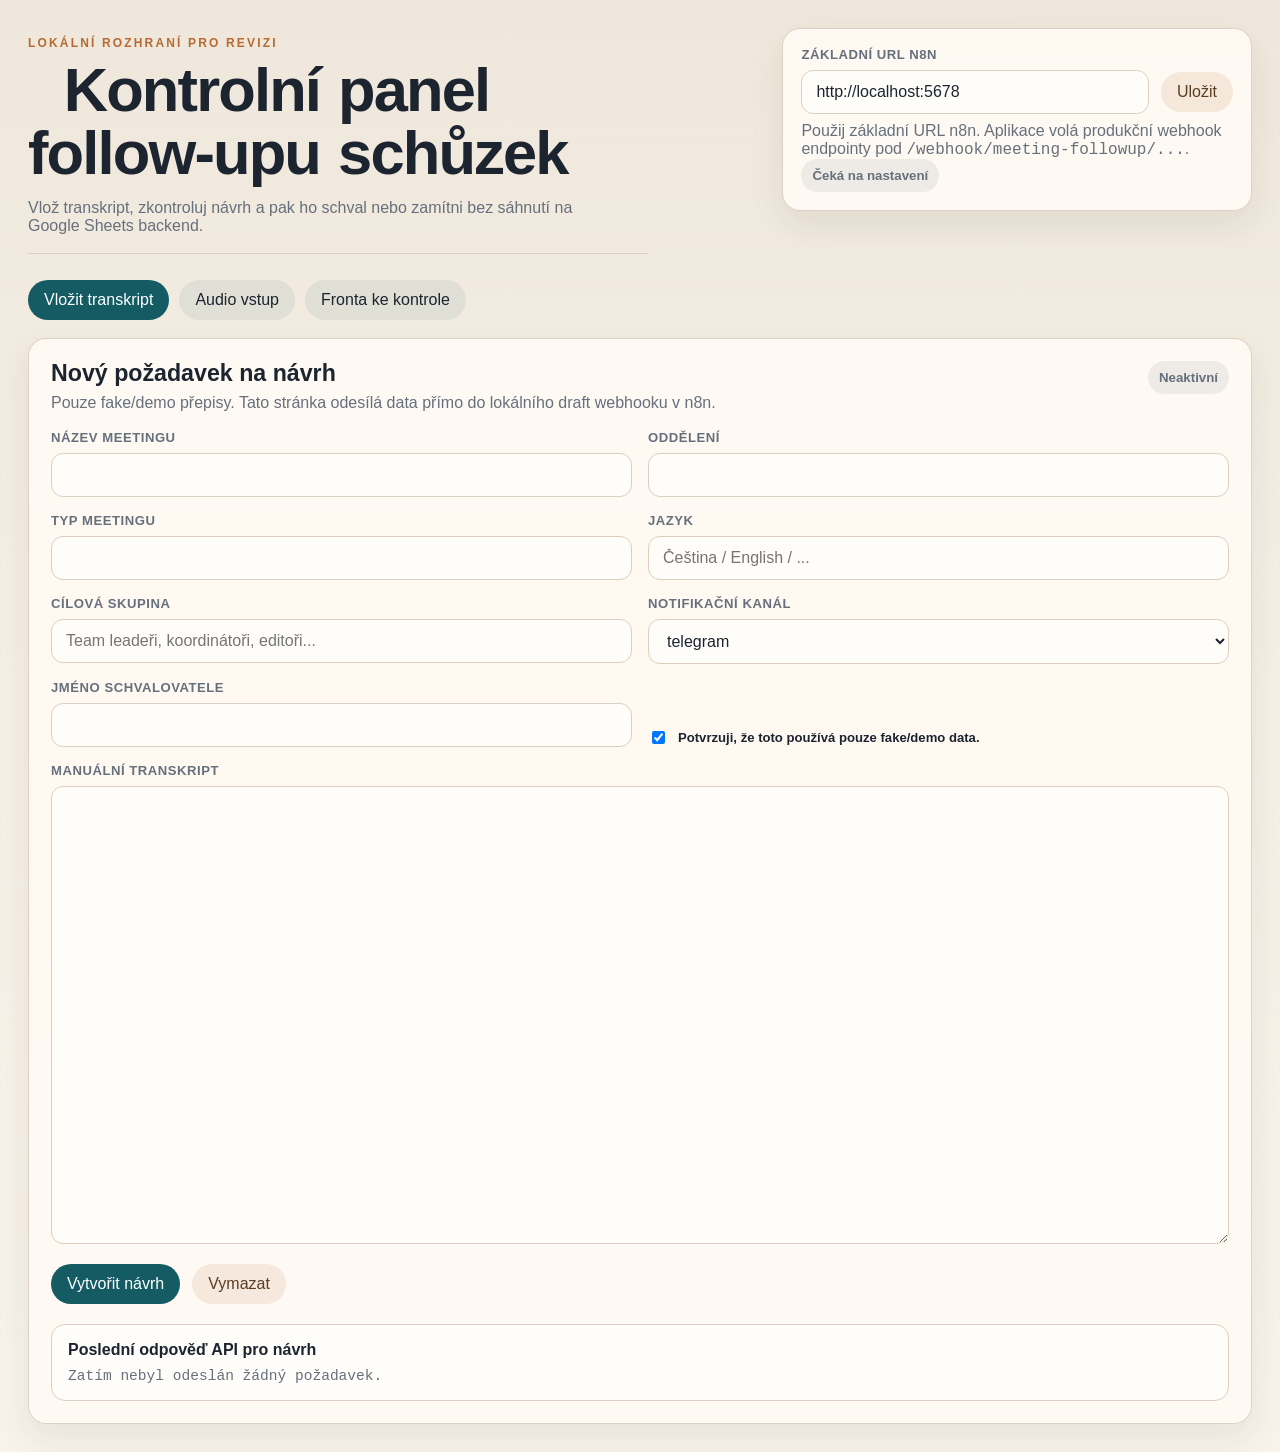
<file: local-ui-cs/index.html>
<!DOCTYPE html>
<html lang="cs">
<head>
  <meta charset="UTF-8">
  <meta name="viewport" content="width=device-width, initial-scale=1.0">
  <title>Lokální schvalování follow-upu</title>
  <link rel="stylesheet" href="styles.css">
</head>
<body>
  <div class="app-shell">
    <header class="topbar">
      <div class="hero-copy">
        <p class="eyebrow">Lokální rozhraní pro revizi</p>
        <div class="hero-title-wrap" aria-label="Panel pro kontrolu a schvalování follow-upu">
          <div class="hero-title-grid">
            <span>Kontrolní</span>
            <span>panel</span>
            <span>follow-upu</span>
            <span>schůzek</span>
          </div>
        </div>
        <p class="subtitle">Vlož transkript, zkontroluj návrh a pak ho schval nebo zamítni bez sáhnutí na Google Sheets backend.</p>
      </div>
      <div class="connection-card">
        <label class="field-label" for="baseUrl">Základní URL n8n</label>
        <div class="connection-row">
          <input id="baseUrl" type="text" placeholder="http://localhost:5678" spellcheck="false">
          <button id="saveBaseUrlBtn" class="secondary-btn" type="button">Uložit</button>
        </div>
        <p class="hint">Použij základní URL n8n. Aplikace volá produkční webhook endpointy pod <code>/webhook/meeting-followup/...</code>.</p>
        <div id="connectionStatus" class="inline-status neutral">Čeká na nastavení</div>
      </div>
    </header>

    <nav class="tabs" aria-label="Hlavní navigace">
      <button id="tabSubmit" class="tab is-active" type="button">Vložit transkript</button>
      <button id="tabAudio" class="tab" type="button">Audio vstup</button>
      <button id="tabReview" class="tab" type="button">Fronta ke kontrole</button>
    </nav>

    <main>
      <section id="submitView" class="view is-active">
        <div class="panel submit-panel">
          <div class="panel-head">
            <div>
              <h2>Nový požadavek na návrh</h2>
              <p>Pouze fake/demo přepisy. Tato stránka odesílá data přímo do lokálního draft webhooku v n8n.</p>
            </div>
            <div id="submitStatus" class="inline-status neutral">Neaktivní</div>
          </div>

          <form id="submitForm" class="form-grid">
            <label>
              <span>Název meetingu</span>
              <input name="meeting_title" type="text" required>
            </label>
            <label>
              <span>Oddělení</span>
              <input name="department" type="text" required>
            </label>
            <label>
              <span>Typ meetingu</span>
              <input name="meeting_type" type="text" required>
            </label>
            <label>
              <span>Jazyk</span>
              <input name="language_hint" type="text" placeholder="Čeština / English / ...">
            </label>
            <label>
              <span>Cílová skupina</span>
              <input name="audience" type="text" placeholder="Team leadeři, koordinátoři, editoři...">
            </label>
            <label>
              <span>Notifikační kanál</span>
              <select name="notify_channel">
                <option value="telegram">telegram</option>
                <option value="none">bez notifikace</option>
                <option value="email">email</option>
              </select>
            </label>
            <label>
              <span>Jméno schvalovatele</span>
              <input name="reviewer_name" type="text" required>
            </label>
            <label class="checkbox-row">
              <input name="demo_data_confirmed" type="checkbox" checked required>
              <span>Potvrzuji, že toto používá pouze fake/demo data.</span>
            </label>
            <label class="full-width">
              <span>Manuální transkript</span>
              <textarea name="manual_transcript" rows="18" required></textarea>
            </label>
            <div class="form-actions full-width">
              <button class="primary-btn" type="submit">Vytvořit návrh</button>
              <button id="submitResetBtn" class="secondary-btn" type="reset">Vymazat</button>
            </div>
          </form>

          <div class="response-box">
            <h3>Poslední odpověď API pro návrh</h3>
            <pre id="submitResponse">Zatím nebyl odeslán žádný požadavek.</pre>
          </div>
        </div>
      </section>

      <section id="audioView" class="view">
        <div class="panel submit-panel">
          <div class="panel-head">
            <div>
              <h2>Nový požadavek z audia</h2>
              <p>Pouze fake/demo nahrávky. Audio workflow převede soubor na transkript a předá ho do stejného draft procesu.</p>
            </div>
            <div id="audioStatus" class="inline-status neutral">Neaktivní</div>
          </div>

          <form id="audioForm" class="form-grid">
            <label>
              <span>Název meetingu</span>
              <input name="meeting_title" type="text" required>
            </label>
            <label>
              <span>Oddělení</span>
              <input name="department" type="text" required>
            </label>
            <label>
              <span>Typ meetingu</span>
              <input name="meeting_type" type="text" required>
            </label>
            <label>
              <span>Jazyk</span>
              <input name="language_hint" type="text" placeholder="Čeština / English / ...">
            </label>
            <label>
              <span>Cílová skupina</span>
              <input name="audience" type="text" placeholder="Team leadeři, koordinátoři, editoři...">
            </label>
            <label>
              <span>Notifikační kanál</span>
              <select name="notify_channel">
                <option value="telegram">telegram</option>
                <option value="none">bez notifikace</option>
                <option value="email">email</option>
              </select>
            </label>
            <label>
              <span>Jméno schvalovatele</span>
              <input name="reviewer_name" type="text" required>
            </label>
            <label>
              <span>Audio soubor</span>
              <input name="audio_file" type="file" accept=".m4a,.mp3,.wav,audio/mp4,audio/m4a,audio/x-m4a,audio/mpeg,audio/mp3,audio/wav" required>
            </label>
            <label class="checkbox-row">
              <input name="demo_data_confirmed" type="checkbox" checked required>
              <span>Potvrzuji, že toto používá pouze fake/demo audio.</span>
            </label>
            <div class="audio-note full-width">
              Testováno s M4A. MP3/WAV zůstávají doporučené pro širší kompatibilitu. Workflow 10 pošle výsledek do workflow 11.
            </div>
            <div class="form-actions full-width">
              <button class="primary-btn" type="submit">Přepsat audio a vytvořit návrh</button>
              <button id="audioResetBtn" class="secondary-btn" type="reset">Vymazat</button>
            </div>
          </form>

          <div class="response-box">
            <h3>Poslední odpověď audio API</h3>
            <pre id="audioResponse">Zatím nebyl odeslán žádný audio požadavek.</pre>
          </div>
        </div>
      </section>

      <section id="reviewView" class="view">
        <div class="review-layout">
          <aside class="panel queue-panel">
            <div class="panel-head compact">
              <div>
                <h2>Fronta ke kontrole</h2>
                <p>Načteno z webhooku pro seznam revizí.</p>
              </div>
              <div id="queueStatus" class="inline-status neutral">Neaktivní</div>
            </div>
            <div class="queue-toolbar">
              <label>
                <span>Filtr statusu</span>
                <select id="queueFilter">
                  <option value="draft">návrh</option>
                  <option value="approved">schváleno</option>
                  <option value="approved_edited">schváleno s úpravami</option>
                  <option value="rejected">zamítnuto</option>
                  <option value="minimax_failed">selhání modelu</option>
                  <option value="json_repair_failed">selhání opravy JSON</option>
                  <option value="rejected_input">zamítnutý vstup</option>
                  <option value="">všechny podporované statusy</option>
                </select>
              </label>
              <button id="refreshQueueBtn" class="secondary-btn" type="button">Obnovit</button>
            </div>
            <div id="queueList" class="queue-list"></div>
          </aside>

          <section class="panel detail-panel">
            <div class="panel-head">
              <div>
                <h2>Detail revize</h2>
                <p>Otevři jeden řádek, zkontroluj návrh a rozhodni.</p>
              </div>
              <div id="detailStatus" class="inline-status neutral">Není vybraný žádný řádek</div>
            </div>

            <div id="detailEmpty" class="empty-state">
              Vyber položku z fronty a načti její shrnutí, hlavní úkoly, rizika a editovatelný výstup.
            </div>

            <div id="detailContent" class="detail-content" hidden>
              <div class="overview-grid">
                <div><span class="meta-label">Název</span><strong id="detailTitle"></strong></div>
                <div><span class="meta-label">Oddělení</span><strong id="detailDepartment"></strong></div>
                <div><span class="meta-label">Status</span><strong id="detailStatusValue"></strong></div>
                <div><span class="meta-label">Reviewer</span><strong id="detailReviewer"></strong></div>
                <div><span class="meta-label">Odesláno</span><strong id="detailSubmitted"></strong></div>
                <div><span class="meta-label">Notifikační kanál</span><strong id="detailNotifyChannel"></strong></div>
              </div>

              <div class="detail-sections">
                <section class="content-card">
                  <h3>Shrnutí</h3>
                  <ul id="summaryList" class="bullet-list"></ul>
                </section>
                <section class="content-card">
                  <h3>Hlavní úkoly</h3>
                  <ul id="actionsList" class="bullet-list"></ul>
                </section>
                <section class="content-card">
                  <h3>Klíčová rozhodnutí</h3>
                  <ul id="decisionsList" class="bullet-list"></ul>
                </section>
                <section class="content-card">
                  <h3>Rizika a otevřené otázky</h3>
                  <ul id="risksList" class="bullet-list"></ul>
                </section>
              </div>

              <div class="markdown-grid">
                <section class="content-card">
                  <div class="section-head">
                    <h3>Návrh výstupu</h3>
                    <button id="copyDraftToEditedBtn" class="ghost-btn" type="button">Použít návrh jako základ</button>
                  </div>
                  <p class="section-note">Toto je vygenerovaný návrh finálního výstupu.</p>
                  <pre id="draftPreview" class="markdown-preview"></pre>
                </section>
                <section class="content-card">
                  <h3>Upravený výstup</h3>
                  <p class="section-note">Tady upravuj text, pokud to chceš schválit s úpravami.</p>
                  <textarea id="editedMarkdown" rows="22"></textarea>
                </section>
              </div>

              <div class="review-notes-block">
                <label>
                  <span>Poznámky schvalovatele</span>
                  <textarea id="reviewerNotes" rows="4" placeholder="Volitelné odůvodnění, poznámka k zamítnutí nebo shrnutí úprav."></textarea>
                </label>
              </div>

              <div class="action-row">
                <button id="approveBtn" class="primary-btn" type="button">Schválit</button>
                <button id="approveEditedBtn" class="secondary-btn" type="button">Schválit s úpravami</button>
                <button id="rejectBtn" class="danger-btn" type="button">Zamítnout</button>
              </div>

              <div class="response-box">
                <h3>Poslední odpověď schvalovací akce</h3>
                <pre id="reviewResponse">Zatím nebyla odeslána žádná akce.</pre>
              </div>
            </div>
          </section>
        </div>
      </section>
    </main>
  </div>

  <div id="actionToast" class="action-toast" hidden></div>

  <script src="app.js"></script>
</body>
</html>
</file>
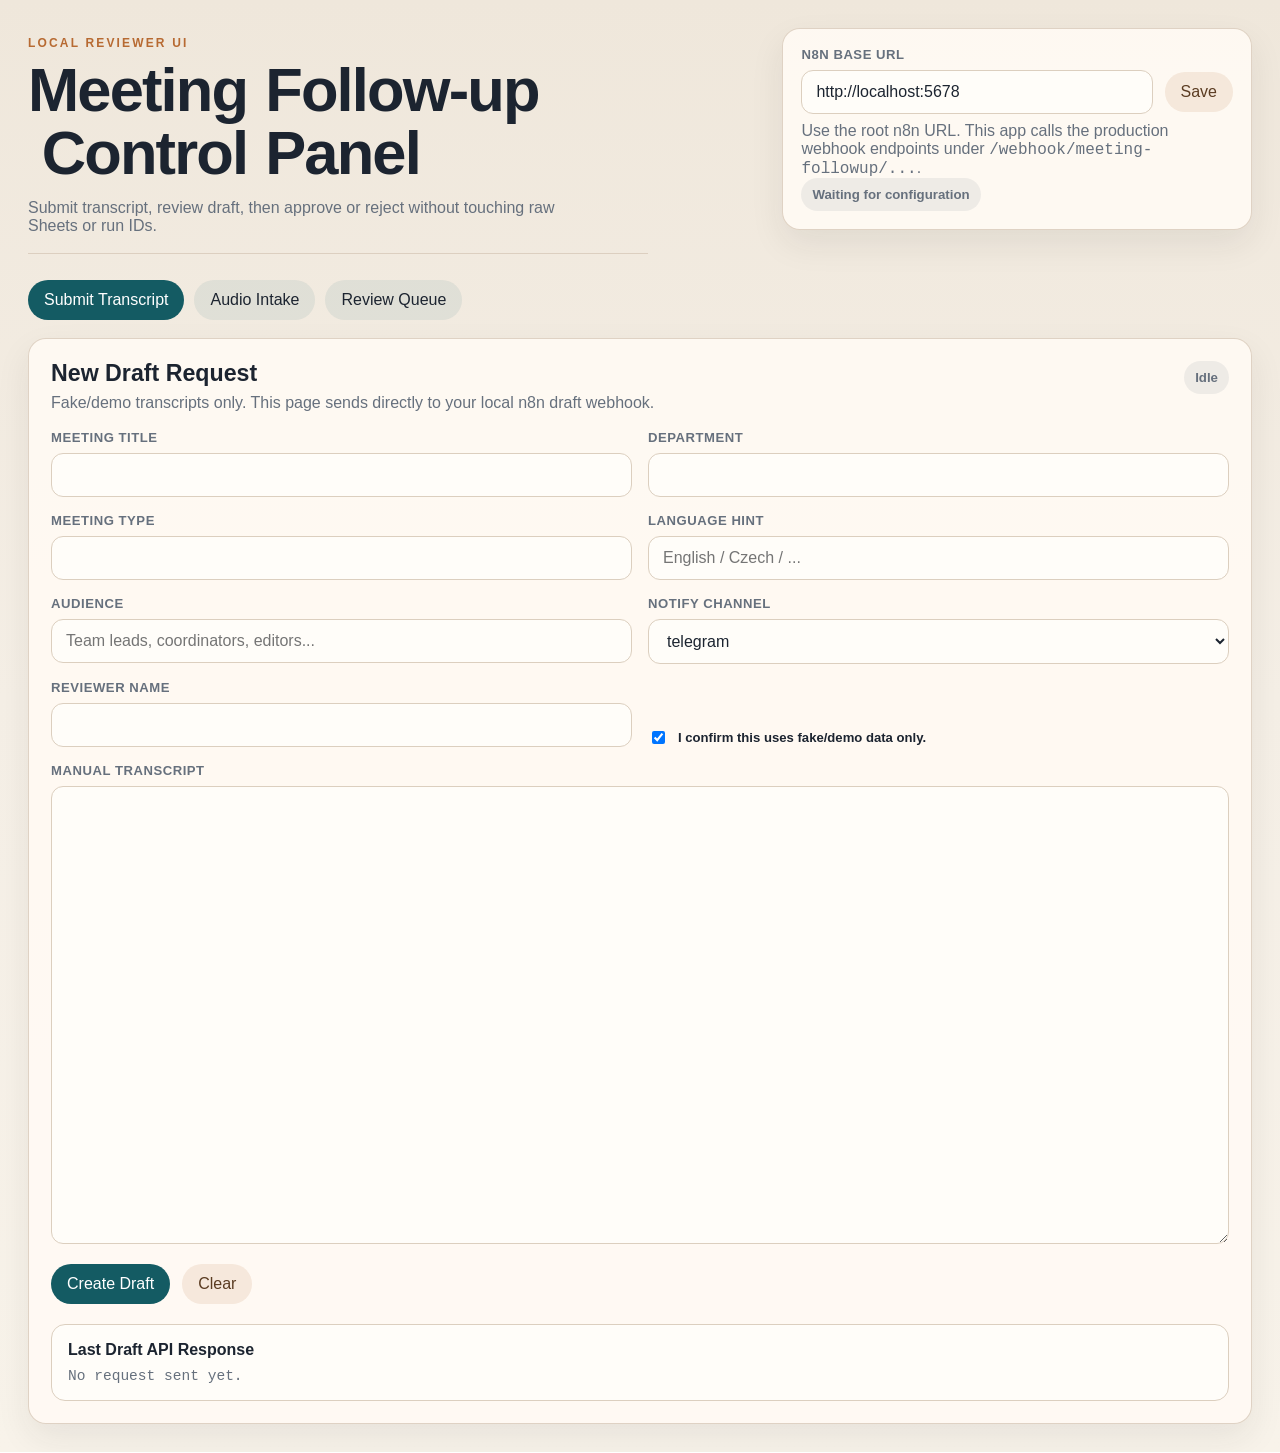
<file: local-ui/index.html>
<!DOCTYPE html>
<html lang="en">
<head>
  <meta charset="UTF-8">
  <meta name="viewport" content="width=device-width, initial-scale=1.0">
  <title>Meeting Follow-up Local Reviewer</title>
  <link rel="stylesheet" href="styles.css">
</head>
<body>
  <div class="app-shell">
    <header class="topbar">
      <div class="hero-copy">
        <p class="eyebrow">Local Reviewer UI</p>
        <div class="hero-title-wrap" aria-label="Meeting Follow-up Control Panel">
          <div class="hero-title-grid">
            <span>Meeting</span>
            <span>Follow-up</span>
            <span>Control</span>
            <span>Panel</span>
          </div>
        </div>
        <p class="subtitle">Submit transcript, review draft, then approve or reject without touching raw Sheets or run IDs.</p>
      </div>
      <div class="connection-card">
        <label class="field-label" for="baseUrl">n8n Base URL</label>
        <div class="connection-row">
          <input id="baseUrl" type="text" placeholder="http://localhost:5678" spellcheck="false">
          <button id="saveBaseUrlBtn" class="secondary-btn" type="button">Save</button>
        </div>
        <p class="hint">Use the root n8n URL. This app calls the production webhook endpoints under <code>/webhook/meeting-followup/...</code>.</p>
        <div id="connectionStatus" class="inline-status neutral">Waiting for configuration</div>
      </div>
    </header>

    <nav class="tabs" aria-label="Primary navigation">
      <button id="tabSubmit" class="tab is-active" type="button">Submit Transcript</button>
      <button id="tabAudio" class="tab" type="button">Audio Intake</button>
      <button id="tabReview" class="tab" type="button">Review Queue</button>
    </nav>

    <main>
      <section id="submitView" class="view is-active">
        <div class="panel submit-panel">
          <div class="panel-head">
            <div>
              <h2>New Draft Request</h2>
              <p>Fake/demo transcripts only. This page sends directly to your local n8n draft webhook.</p>
            </div>
            <div id="submitStatus" class="inline-status neutral">Idle</div>
          </div>

          <form id="submitForm" class="form-grid">
            <label>
              <span>Meeting title</span>
              <input name="meeting_title" type="text" required>
            </label>
            <label>
              <span>Department</span>
              <input name="department" type="text" required>
            </label>
            <label>
              <span>Meeting type</span>
              <input name="meeting_type" type="text" required>
            </label>
            <label>
              <span>Language hint</span>
              <input name="language_hint" type="text" placeholder="English / Czech / ...">
            </label>
            <label>
              <span>Audience</span>
              <input name="audience" type="text" placeholder="Team leads, coordinators, editors...">
            </label>
            <label>
              <span>Notify channel</span>
              <select name="notify_channel">
                <option value="telegram">telegram</option>
                <option value="none">none</option>
                <option value="email">email</option>
              </select>
            </label>
            <label>
              <span>Reviewer name</span>
              <input name="reviewer_name" type="text" required>
            </label>
            <label class="checkbox-row">
              <input name="demo_data_confirmed" type="checkbox" checked required>
              <span>I confirm this uses fake/demo data only.</span>
            </label>
            <label class="full-width">
              <span>Manual transcript</span>
              <textarea name="manual_transcript" rows="18" required></textarea>
            </label>
            <div class="form-actions full-width">
              <button class="primary-btn" type="submit">Create Draft</button>
              <button id="submitResetBtn" class="secondary-btn" type="reset">Clear</button>
            </div>
          </form>

          <div class="response-box">
            <h3>Last Draft API Response</h3>
            <pre id="submitResponse">No request sent yet.</pre>
          </div>
        </div>
      </section>

      <section id="audioView" class="view">
        <div class="panel submit-panel">
          <div class="panel-head">
            <div>
              <h2>New Audio Request</h2>
              <p>Fake/demo recordings only. The audio workflow transcribes the file and passes it into the same draft process.</p>
            </div>
            <div id="audioStatus" class="inline-status neutral">Idle</div>
          </div>

          <form id="audioForm" class="form-grid">
            <label>
              <span>Meeting title</span>
              <input name="meeting_title" type="text" required>
            </label>
            <label>
              <span>Department</span>
              <input name="department" type="text" required>
            </label>
            <label>
              <span>Meeting type</span>
              <input name="meeting_type" type="text" required>
            </label>
            <label>
              <span>Language hint</span>
              <input name="language_hint" type="text" placeholder="English / Czech / ...">
            </label>
            <label>
              <span>Audience</span>
              <input name="audience" type="text" placeholder="Team leads, coordinators, editors...">
            </label>
            <label>
              <span>Notify channel</span>
              <select name="notify_channel">
                <option value="telegram">telegram</option>
                <option value="none">none</option>
                <option value="email">email</option>
              </select>
            </label>
            <label>
              <span>Reviewer name</span>
              <input name="reviewer_name" type="text" required>
            </label>
            <label>
              <span>Audio file</span>
              <input name="audio_file" type="file" accept=".m4a,.mp3,.wav,audio/mp4,audio/m4a,audio/x-m4a,audio/mpeg,audio/mp3,audio/wav" required>
            </label>
            <label class="checkbox-row">
              <input name="demo_data_confirmed" type="checkbox" checked required>
              <span>I confirm this uses fake/demo audio only.</span>
            </label>
            <div class="audio-note full-width">
              Tested with M4A. MP3/WAV remain recommended for broader compatibility. Workflow 10 passes the result into workflow 11.
            </div>
            <div class="form-actions full-width">
              <button class="primary-btn" type="submit">Transcribe audio and create draft</button>
              <button id="audioResetBtn" class="secondary-btn" type="reset">Clear</button>
            </div>
          </form>

          <div class="response-box">
            <h3>Last Audio API Response</h3>
            <pre id="audioResponse">No audio request sent yet.</pre>
          </div>
        </div>
      </section>

      <section id="reviewView" class="view">
        <div class="review-layout">
          <aside class="panel queue-panel">
            <div class="panel-head compact">
              <div>
                <h2>Review Queue</h2>
                <p>Loaded from the review-items webhook.</p>
              </div>
              <div id="queueStatus" class="inline-status neutral">Idle</div>
            </div>
            <div class="queue-toolbar">
              <label>
                <span>Status filter</span>
                <select id="queueFilter">
                  <option value="draft">draft</option>
                  <option value="approved">approved</option>
                  <option value="approved_edited">approved_edited</option>
                  <option value="rejected">rejected</option>
                  <option value="minimax_failed">minimax_failed</option>
                  <option value="json_repair_failed">json_repair_failed</option>
                  <option value="rejected_input">rejected_input</option>
                  <option value="">all supported statuses</option>
                </select>
              </label>
              <button id="refreshQueueBtn" class="secondary-btn" type="button">Refresh</button>
            </div>
            <div id="queueList" class="queue-list"></div>
          </aside>

          <section class="panel detail-panel">
            <div class="panel-head">
              <div>
                <h2>Review Detail</h2>
                <p>Open one row, inspect the draft, then decide.</p>
              </div>
              <div id="detailStatus" class="inline-status neutral">No row selected</div>
            </div>

            <div id="detailEmpty" class="empty-state">
              Select an item from the queue to load its summary, action items, risks, and editable markdown.
            </div>

            <div id="detailContent" class="detail-content" hidden>
              <div class="overview-grid">
                <div><span class="meta-label">Title</span><strong id="detailTitle"></strong></div>
                <div><span class="meta-label">Department</span><strong id="detailDepartment"></strong></div>
                <div><span class="meta-label">Status</span><strong id="detailStatusValue"></strong></div>
                <div><span class="meta-label">Reviewer</span><strong id="detailReviewer"></strong></div>
                <div><span class="meta-label">Submitted</span><strong id="detailSubmitted"></strong></div>
                <div><span class="meta-label">Notify channel</span><strong id="detailNotifyChannel"></strong></div>
              </div>

              <div class="detail-sections">
                <section class="content-card">
                  <h3>Summary</h3>
                  <ul id="summaryList" class="bullet-list"></ul>
                </section>
                <section class="content-card">
                  <h3>Top Actions</h3>
                  <ul id="actionsList" class="bullet-list"></ul>
                </section>
                <section class="content-card">
                  <h3>Key Decisions</h3>
                  <ul id="decisionsList" class="bullet-list"></ul>
                </section>
                <section class="content-card">
                  <h3>Risks and Open Questions</h3>
                  <ul id="risksList" class="bullet-list"></ul>
                </section>
              </div>

              <div class="markdown-grid">
                <section class="content-card">
                  <div class="section-head">
                    <h3>Delivery Draft</h3>
                    <button id="copyDraftToEditedBtn" class="ghost-btn" type="button">Copy draft for editing</button>
                  </div>
                  <p class="section-note">The generated delivery draft built from the reviewed structured output.</p>
                  <pre id="draftPreview" class="markdown-preview"></pre>
                </section>
                <section class="content-card">
                  <h3>Edited Delivery</h3>
                  <p class="section-note">Make changes here for Approve with edits.</p>
                  <textarea id="editedMarkdown" rows="22"></textarea>
                </section>
              </div>

              <div class="review-notes-block">
                <label>
                  <span>Reviewer notes</span>
                  <textarea id="reviewerNotes" rows="4" placeholder="Optional review rationale, rejection note, or edit summary."></textarea>
                </label>
              </div>

              <div class="action-row">
                <button id="approveBtn" class="primary-btn" type="button">Approve</button>
                <button id="approveEditedBtn" class="secondary-btn" type="button">Approve with edits</button>
                <button id="rejectBtn" class="danger-btn" type="button">Reject</button>
              </div>

              <div class="response-box">
                <h3>Last Review Action Response</h3>
                <pre id="reviewResponse">No action sent yet.</pre>
              </div>
            </div>
          </section>
        </div>
      </section>
    </main>
  </div>

  <div id="actionToast" class="action-toast" hidden></div>

  <script src="app.js"></script>
</body>
</html>
</file>
<file: local-ui-cs/styles.css>
:root {
  --bg: #f5efe6;
  --panel: #fffaf4;
  --ink: #1c2430;
  --muted: #66707d;
  --line: #dccfbf;
  --accent: #145b63;
  --accent-2: #b76a32;
  --danger: #9b2d30;
  --success: #226447;
  --shadow: 0 14px 34px rgba(35, 34, 32, 0.08);
  --radius: 18px;
  --font: "Aptos", "Segoe UI Variable", "Trebuchet MS", sans-serif;
}

* { box-sizing: border-box; }
html, body { margin: 0; padding: 0; background: linear-gradient(180deg, #efe7db 0%, var(--bg) 48%, #f8f3ea 100%); color: var(--ink); font-family: var(--font); }
body { min-height: 100vh; }
button, input, select, textarea { font: inherit; }
code { font-family: "Cascadia Mono", Consolas, monospace; }

.app-shell {
  max-width: 1480px;
  margin: 0 auto;
  padding: 28px;
}

.topbar {
  display: grid;
  grid-template-columns: 1.4fr 0.9fr;
  gap: 24px;
  align-items: start;
  margin-bottom: 20px;
}

.hero-copy {
  padding: 8px 0 6px;
}

.hero-copy::after {
  content: "";
  display: block;
  width: min(620px, 100%);
  height: 1px;
  margin-top: 18px;
  background: rgba(220, 207, 191, 0.96);
}

.eyebrow {
  margin: 0 0 12px;
  font-size: 12px;
  letter-spacing: 0.18em;
  text-transform: uppercase;
  color: var(--accent-2);
  font-weight: 700;
}

h2, h3 { margin: 0; line-height: 1.08; }
h2 { font-size: 1.45rem; }
h3 { font-size: 1rem; }

.hero-title-wrap {
  display: block;
  width: fit-content;
}

.hero-title-grid {
  display: grid;
  grid-template-columns: auto auto;
  column-gap: 18px;
  row-gap: 8px;
  align-items: end;
  font-size: clamp(2.5rem, 4.8vw, 4.5rem);
  font-weight: 700;
  line-height: 0.9;
  letter-spacing: -0.03em;
}

.hero-title-grid span:nth-child(1),
.hero-title-grid span:nth-child(3) {
  text-align: right;
}

.hero-title-grid span:nth-child(2),
.hero-title-grid span:nth-child(4) {
  text-align: left;
}

.subtitle {
  margin: 18px 0 0;
  max-width: 62ch;
  color: var(--muted);
  font-size: 1rem;
}

.connection-card,
.panel {
  background: rgba(255, 250, 244, 0.92);
  border: 1px solid rgba(220, 207, 191, 0.9);
  border-radius: var(--radius);
  box-shadow: var(--shadow);
}

.connection-card {
  padding: 18px;
}

.connection-row,
.action-row,
.form-actions,
.queue-toolbar {
  display: flex;
  gap: 12px;
  align-items: center;
}

.field-label,
label > span,
.queue-toolbar span {
  display: block;
  font-size: 0.82rem;
  font-weight: 700;
  margin-bottom: 8px;
  color: var(--muted);
  text-transform: uppercase;
  letter-spacing: 0.04em;
}

input,
select,
textarea {
  width: 100%;
  border: 1px solid var(--line);
  border-radius: 12px;
  background: #fffdf9;
  color: var(--ink);
  padding: 12px 14px;
}

input[type="file"] {
  min-height: 47px;
  padding: 9px 12px;
}

textarea {
  resize: vertical;
  line-height: 1.5;
}

input:focus,
select:focus,
textarea:focus {
  outline: 2px solid rgba(20, 91, 99, 0.18);
  border-color: var(--accent);
}

.tabs {
  display: flex;
  gap: 10px;
  margin-bottom: 18px;
}

.tab,
.primary-btn,
.secondary-btn,
.danger-btn,
.ghost-btn {
  border: none;
  border-radius: 999px;
  padding: 11px 16px;
  cursor: pointer;
  transition: transform 0.14s ease, opacity 0.14s ease, background 0.14s ease;
}

.tab:hover,
.primary-btn:hover,
.secondary-btn:hover,
.danger-btn:hover,
.ghost-btn:hover { transform: translateY(-1px); }
.tab.is-active,
.primary-btn {
  background: var(--accent);
  color: white;
}
.tab {
  background: rgba(20, 91, 99, 0.08);
  color: var(--ink);
}
.secondary-btn { background: rgba(183, 106, 50, 0.12); color: #5b3c22; }
.danger-btn { background: rgba(155, 45, 48, 0.12); color: var(--danger); }
.ghost-btn { background: rgba(20, 91, 99, 0.08); color: var(--accent); }
button:disabled {
  cursor: wait;
  opacity: 0.7;
  transform: none;
}

.inline-status {
  display: inline-flex;
  align-items: center;
  justify-content: center;
  padding: 8px 10px;
  border-radius: 999px;
  font-size: 0.83rem;
  font-weight: 700;
  border: 1px solid transparent;
  text-align: center;
}
.inline-status.neutral { background: rgba(102, 112, 125, 0.1); color: var(--muted); }
.inline-status.success { background: rgba(34, 100, 71, 0.12); color: var(--success); }
.inline-status.error { background: rgba(155, 45, 48, 0.12); color: var(--danger); }
.inline-status.busy { background: rgba(20, 91, 99, 0.1); color: var(--accent); }

.view { display: none; }
.view.is-active { display: block; }
#reviewView {
  width: 100vw;
  margin-left: calc(50% - 50vw);
}

.submit-panel,
.queue-panel,
.detail-panel {
  padding: 22px;
}

.panel-head {
  display: flex;
  justify-content: space-between;
  align-items: start;
  gap: 16px;
  margin-bottom: 18px;
}
.panel-head.compact { margin-bottom: 14px; }
.panel-head p,
.hint,
.empty-state,
.queue-item-meta,
.response-box pre { color: var(--muted); }
.panel-head p,
.hint { margin: 8px 0 0; }

.form-grid {
  display: grid;
  grid-template-columns: repeat(2, minmax(0, 1fr));
  gap: 16px;
}
.full-width { grid-column: 1 / -1; }
.checkbox-row {
  display: flex;
  align-items: center;
  gap: 10px;
  align-self: end;
  padding-top: 22px;
}
.checkbox-row input { width: auto; }
.checkbox-row span { margin: 0; text-transform: none; letter-spacing: 0; color: var(--ink); }

.audio-note {
  padding: 13px 14px;
  border: 1px solid rgba(20, 91, 99, 0.12);
  border-radius: 12px;
  background: rgba(20, 91, 99, 0.05);
  color: var(--muted);
  line-height: 1.45;
}

.response-box {
  margin-top: 20px;
  padding: 16px;
  border: 1px solid var(--line);
  border-radius: 14px;
  background: #fffdf9;
}
.response-box pre {
  margin: 10px 0 0;
  white-space: pre-wrap;
  word-break: break-word;
  font-family: "Cascadia Mono", Consolas, monospace;
  font-size: 0.91rem;
}

.review-layout {
  display: grid;
  grid-template-columns: minmax(290px, 360px) minmax(0, 1120px);
  gap: 18px;
  align-items: start;
  width: min(calc(100vw - 56px), 1498px);
  margin-left: max(28px, calc(50vw - 938px));
  margin-right: auto;
  justify-content: stretch;
}

.queue-panel {
  grid-column: 1;
}

.detail-panel {
  grid-column: 2;
}

.queue-list {
  display: grid;
  gap: 12px;
  margin-top: 14px;
  max-height: 76vh;
  overflow: auto;
  padding-right: 4px;
}

.queue-item {
  padding: 14px;
  border-radius: 14px;
  border: 1px solid var(--line);
  background: #fffdf9;
  cursor: pointer;
}
.queue-item:hover { border-color: var(--accent); }
.queue-item.is-active { border-color: var(--accent); background: rgba(20, 91, 99, 0.06); }
.queue-item h3 { font-size: 0.98rem; margin-bottom: 6px; }
.queue-item-meta { font-size: 0.84rem; display: grid; gap: 3px; }

.empty-state {
  padding: 28px;
  border: 1px dashed var(--line);
  border-radius: 14px;
  background: rgba(255, 255, 255, 0.38);
}

.overview-grid {
  display: grid;
  grid-template-columns: repeat(3, minmax(0, 1fr));
  gap: 14px;
  margin-bottom: 18px;
}
.overview-grid > div {
  padding: 14px;
  border-radius: 14px;
  background: rgba(20, 91, 99, 0.05);
  border: 1px solid rgba(20, 91, 99, 0.1);
}
.meta-label {
  display: block;
  margin-bottom: 6px;
  font-size: 0.76rem;
  color: var(--muted);
  text-transform: uppercase;
  letter-spacing: 0.06em;
}

.detail-sections {
  display: grid;
  grid-template-columns: repeat(2, minmax(0, 1fr));
  gap: 16px;
  margin-bottom: 18px;
}
.content-card {
  padding: 16px;
  border: 1px solid var(--line);
  border-radius: 16px;
  background: #fffdf9;
}
.section-head {
  display: flex;
  justify-content: space-between;
  gap: 12px;
  align-items: center;
}
.section-note {
  margin: 10px 0 0;
  color: var(--muted);
  font-size: 0.92rem;
  line-height: 1.45;
}

.bullet-list {
  margin: 12px 0 0;
  padding-left: 20px;
  display: grid;
  gap: 8px;
}
.bullet-list li { line-height: 1.45; }

.markdown-grid {
  display: grid;
  grid-template-columns: 1fr 1fr;
  gap: 16px;
  margin-bottom: 18px;
}
.markdown-preview {
  margin: 14px 0 0;
  white-space: pre-wrap;
  word-break: break-word;
  font-family: var(--font);
  font-size: 0.97rem;
  line-height: 1.58;
  max-height: 560px;
  overflow: auto;
  background: rgba(20, 91, 99, 0.03);
  border: 1px solid rgba(20, 91, 99, 0.08);
  border-radius: 12px;
  padding: 14px;
}
.review-notes-block { margin-bottom: 18px; }

.action-toast {
  position: fixed;
  left: 50%;
  top: 33vh;
  transform: translateX(-50%);
  z-index: 1000;
  min-width: 280px;
  max-width: 460px;
  padding: 14px 18px;
  border-radius: 14px;
  box-shadow: 0 20px 44px rgba(35, 34, 32, 0.18);
  border: 1px solid transparent;
  font-weight: 700;
  line-height: 1.35;
  text-align: center;
}
.action-toast.success {
  background: #f2fbf5;
  color: var(--success);
  border-color: rgba(34, 100, 71, 0.18);
}
.action-toast.busy {
  background: #eef8f9;
  color: var(--accent);
  border-color: rgba(20, 91, 99, 0.18);
}
.action-toast.error {
  background: #fff5f5;
  color: var(--danger);
  border-color: rgba(155, 45, 48, 0.18);
}
.action-toast.busy {
  background: #f2f9fa;
  color: var(--accent);
  border-color: rgba(20, 91, 99, 0.18);
}

@media (max-width: 1120px) {
  #reviewView {
    width: auto;
    margin-left: 0;
  }

  .topbar,
  .review-layout,
  .markdown-grid,
  .detail-sections,
  .overview-grid,
  .form-grid {
    grid-template-columns: 1fr;
  }
  .connection-row,
  .queue-toolbar,
  .action-row,
  .form-actions,
  .panel-head,
  .section-head {
    flex-direction: column;
    align-items: stretch;
  }

  .queue-panel,
  .detail-panel {
    grid-column: auto;
  }
}

@media (max-width: 720px) {
  .hero-title-grid {
    column-gap: 12px;
  }

  .action-toast {
    left: 14px;
    right: 14px;
    top: 22vh;
    transform: none;
    min-width: 0;
    max-width: none;
  }
}
</file>
<file: local-ui/styles.css>
:root {
  --bg: #f5efe6;
  --panel: #fffaf4;
  --ink: #1c2430;
  --muted: #66707d;
  --line: #dccfbf;
  --accent: #145b63;
  --accent-2: #b76a32;
  --danger: #9b2d30;
  --success: #226447;
  --shadow: 0 14px 34px rgba(35, 34, 32, 0.08);
  --radius: 18px;
  --font: "Aptos", "Segoe UI Variable", "Trebuchet MS", sans-serif;
}

* { box-sizing: border-box; }
html, body { margin: 0; padding: 0; background: linear-gradient(180deg, #efe7db 0%, var(--bg) 48%, #f8f3ea 100%); color: var(--ink); font-family: var(--font); }
body { min-height: 100vh; }
button, input, select, textarea { font: inherit; }
code { font-family: "Cascadia Mono", Consolas, monospace; }

.app-shell {
  max-width: 1480px;
  margin: 0 auto;
  padding: 28px;
}

.topbar {
  display: grid;
  grid-template-columns: 1.4fr 0.9fr;
  gap: 24px;
  align-items: start;
  margin-bottom: 20px;
}

.hero-copy {
  padding: 8px 0 6px;
}

.hero-copy::after {
  content: "";
  display: block;
  width: min(620px, 100%);
  height: 1px;
  margin-top: 18px;
  background: rgba(220, 207, 191, 0.96);
}

.eyebrow {
  margin: 0 0 12px;
  font-size: 12px;
  letter-spacing: 0.18em;
  text-transform: uppercase;
  color: var(--accent-2);
  font-weight: 700;
}

h2, h3 { margin: 0; line-height: 1.08; }
h2 { font-size: 1.45rem; }
h3 { font-size: 1rem; }

.hero-title-wrap {
  display: block;
  width: fit-content;
}

.hero-title-grid {
  display: grid;
  grid-template-columns: auto auto;
  column-gap: 18px;
  row-gap: 8px;
  align-items: end;
  font-size: clamp(2.5rem, 4.8vw, 4.5rem);
  font-weight: 700;
  line-height: 0.9;
  letter-spacing: -0.03em;
}

.hero-title-grid span:nth-child(1),
.hero-title-grid span:nth-child(3) {
  text-align: right;
}

.hero-title-grid span:nth-child(2),
.hero-title-grid span:nth-child(4) {
  text-align: left;
}

.subtitle {
  margin: 18px 0 0;
  max-width: 62ch;
  color: var(--muted);
  font-size: 1rem;
}

.connection-card,
.panel {
  background: rgba(255, 250, 244, 0.92);
  border: 1px solid rgba(220, 207, 191, 0.9);
  border-radius: var(--radius);
  box-shadow: var(--shadow);
}

.connection-card {
  padding: 18px;
}

.connection-row,
.action-row,
.form-actions,
.queue-toolbar {
  display: flex;
  gap: 12px;
  align-items: center;
}

.field-label,
label > span,
.queue-toolbar span {
  display: block;
  font-size: 0.82rem;
  font-weight: 700;
  margin-bottom: 8px;
  color: var(--muted);
  text-transform: uppercase;
  letter-spacing: 0.04em;
}

input,
select,
textarea {
  width: 100%;
  border: 1px solid var(--line);
  border-radius: 12px;
  background: #fffdf9;
  color: var(--ink);
  padding: 12px 14px;
}

input[type="file"] {
  min-height: 47px;
  padding: 9px 12px;
}

textarea {
  resize: vertical;
  line-height: 1.5;
}

input:focus,
select:focus,
textarea:focus {
  outline: 2px solid rgba(20, 91, 99, 0.18);
  border-color: var(--accent);
}

.tabs {
  display: flex;
  gap: 10px;
  margin-bottom: 18px;
}

.tab,
.primary-btn,
.secondary-btn,
.danger-btn,
.ghost-btn {
  border: none;
  border-radius: 999px;
  padding: 11px 16px;
  cursor: pointer;
  transition: transform 0.14s ease, opacity 0.14s ease, background 0.14s ease;
}

.tab:hover,
.primary-btn:hover,
.secondary-btn:hover,
.danger-btn:hover,
.ghost-btn:hover { transform: translateY(-1px); }
.tab.is-active,
.primary-btn {
  background: var(--accent);
  color: white;
}
.tab {
  background: rgba(20, 91, 99, 0.08);
  color: var(--ink);
}
.secondary-btn { background: rgba(183, 106, 50, 0.12); color: #5b3c22; }
.danger-btn { background: rgba(155, 45, 48, 0.12); color: var(--danger); }
.ghost-btn { background: rgba(20, 91, 99, 0.08); color: var(--accent); }
button:disabled {
  cursor: wait;
  opacity: 0.7;
  transform: none;
}

.inline-status {
  display: inline-flex;
  align-items: center;
  justify-content: center;
  padding: 8px 10px;
  border-radius: 999px;
  font-size: 0.83rem;
  font-weight: 700;
  border: 1px solid transparent;
  text-align: center;
}
.inline-status.neutral { background: rgba(102, 112, 125, 0.1); color: var(--muted); }
.inline-status.success { background: rgba(34, 100, 71, 0.12); color: var(--success); }
.inline-status.error { background: rgba(155, 45, 48, 0.12); color: var(--danger); }
.inline-status.busy { background: rgba(20, 91, 99, 0.1); color: var(--accent); }

.view { display: none; }
.view.is-active { display: block; }
#reviewView {
  width: 100vw;
  margin-left: calc(50% - 50vw);
}

.submit-panel,
.queue-panel,
.detail-panel {
  padding: 22px;
}

.panel-head {
  display: flex;
  justify-content: space-between;
  align-items: start;
  gap: 16px;
  margin-bottom: 18px;
}
.panel-head.compact { margin-bottom: 14px; }
.panel-head p,
.hint,
.empty-state,
.queue-item-meta,
.response-box pre { color: var(--muted); }
.panel-head p,
.hint { margin: 8px 0 0; }

.form-grid {
  display: grid;
  grid-template-columns: repeat(2, minmax(0, 1fr));
  gap: 16px;
}
.full-width { grid-column: 1 / -1; }
.checkbox-row {
  display: flex;
  align-items: center;
  gap: 10px;
  align-self: end;
  padding-top: 22px;
}
.checkbox-row input { width: auto; }
.checkbox-row span { margin: 0; text-transform: none; letter-spacing: 0; color: var(--ink); }

.audio-note {
  padding: 13px 14px;
  border: 1px solid rgba(20, 91, 99, 0.12);
  border-radius: 12px;
  background: rgba(20, 91, 99, 0.05);
  color: var(--muted);
  line-height: 1.45;
}

.response-box {
  margin-top: 20px;
  padding: 16px;
  border: 1px solid var(--line);
  border-radius: 14px;
  background: #fffdf9;
}
.response-box pre {
  margin: 10px 0 0;
  white-space: pre-wrap;
  word-break: break-word;
  font-family: "Cascadia Mono", Consolas, monospace;
  font-size: 0.91rem;
}

.review-layout {
  display: grid;
  grid-template-columns: minmax(290px, 360px) minmax(0, 1120px);
  gap: 18px;
  align-items: start;
  width: min(calc(100vw - 56px), 1498px);
  margin-left: max(28px, calc(50vw - 938px));
  margin-right: auto;
  justify-content: stretch;
}

.queue-panel {
  grid-column: 1;
}

.detail-panel {
  grid-column: 2;
}

.queue-list {
  display: grid;
  gap: 12px;
  margin-top: 14px;
  max-height: 76vh;
  overflow: auto;
  padding-right: 4px;
}

.queue-item {
  padding: 14px;
  border-radius: 14px;
  border: 1px solid var(--line);
  background: #fffdf9;
  cursor: pointer;
}
.queue-item:hover { border-color: var(--accent); }
.queue-item.is-active { border-color: var(--accent); background: rgba(20, 91, 99, 0.06); }
.queue-item h3 { font-size: 0.98rem; margin-bottom: 6px; }
.queue-item-meta { font-size: 0.84rem; display: grid; gap: 3px; }

.empty-state {
  padding: 28px;
  border: 1px dashed var(--line);
  border-radius: 14px;
  background: rgba(255, 255, 255, 0.38);
}

.overview-grid {
  display: grid;
  grid-template-columns: repeat(3, minmax(0, 1fr));
  gap: 14px;
  margin-bottom: 18px;
}
.overview-grid > div {
  padding: 14px;
  border-radius: 14px;
  background: rgba(20, 91, 99, 0.05);
  border: 1px solid rgba(20, 91, 99, 0.1);
}
.meta-label {
  display: block;
  margin-bottom: 6px;
  font-size: 0.76rem;
  color: var(--muted);
  text-transform: uppercase;
  letter-spacing: 0.06em;
}

.detail-sections {
  display: grid;
  grid-template-columns: repeat(2, minmax(0, 1fr));
  gap: 16px;
  margin-bottom: 18px;
}
.content-card {
  padding: 16px;
  border: 1px solid var(--line);
  border-radius: 16px;
  background: #fffdf9;
}
.section-head {
  display: flex;
  justify-content: space-between;
  gap: 12px;
  align-items: center;
}
.section-note {
  margin: 10px 0 0;
  color: var(--muted);
  font-size: 0.92rem;
  line-height: 1.45;
}

.bullet-list {
  margin: 12px 0 0;
  padding-left: 20px;
  display: grid;
  gap: 8px;
}
.bullet-list li { line-height: 1.45; }

.markdown-grid {
  display: grid;
  grid-template-columns: 1fr 1fr;
  gap: 16px;
  margin-bottom: 18px;
}
.markdown-preview {
  margin: 14px 0 0;
  white-space: pre-wrap;
  word-break: break-word;
  font-family: var(--font);
  font-size: 0.97rem;
  line-height: 1.58;
  max-height: 560px;
  overflow: auto;
  background: rgba(20, 91, 99, 0.03);
  border: 1px solid rgba(20, 91, 99, 0.08);
  border-radius: 12px;
  padding: 14px;
}
.review-notes-block { margin-bottom: 18px; }

.action-toast {
  position: fixed;
  left: 50%;
  top: 33vh;
  transform: translateX(-50%);
  z-index: 1000;
  min-width: 280px;
  max-width: 460px;
  padding: 14px 18px;
  border-radius: 14px;
  box-shadow: 0 20px 44px rgba(35, 34, 32, 0.18);
  border: 1px solid transparent;
  font-weight: 700;
  line-height: 1.35;
  text-align: center;
}
.action-toast.success {
  background: #f2fbf5;
  color: var(--success);
  border-color: rgba(34, 100, 71, 0.18);
}
.action-toast.busy {
  background: #eef8f9;
  color: var(--accent);
  border-color: rgba(20, 91, 99, 0.18);
}
.action-toast.error {
  background: #fff5f5;
  color: var(--danger);
  border-color: rgba(155, 45, 48, 0.18);
}
.action-toast.busy {
  background: #f2f9fa;
  color: var(--accent);
  border-color: rgba(20, 91, 99, 0.18);
}

@media (max-width: 1120px) {
  #reviewView {
    width: auto;
    margin-left: 0;
  }

  .topbar,
  .review-layout,
  .markdown-grid,
  .detail-sections,
  .overview-grid,
  .form-grid {
    grid-template-columns: 1fr;
  }
  .connection-row,
  .queue-toolbar,
  .action-row,
  .form-actions,
  .panel-head,
  .section-head {
    flex-direction: column;
    align-items: stretch;
  }

  .queue-panel,
  .detail-panel {
    grid-column: auto;
  }
}

@media (max-width: 720px) {
  .hero-title-grid {
    column-gap: 12px;
  }

  .action-toast {
    left: 14px;
    right: 14px;
    top: 22vh;
    transform: none;
    min-width: 0;
    max-width: none;
  }
}
</file>
